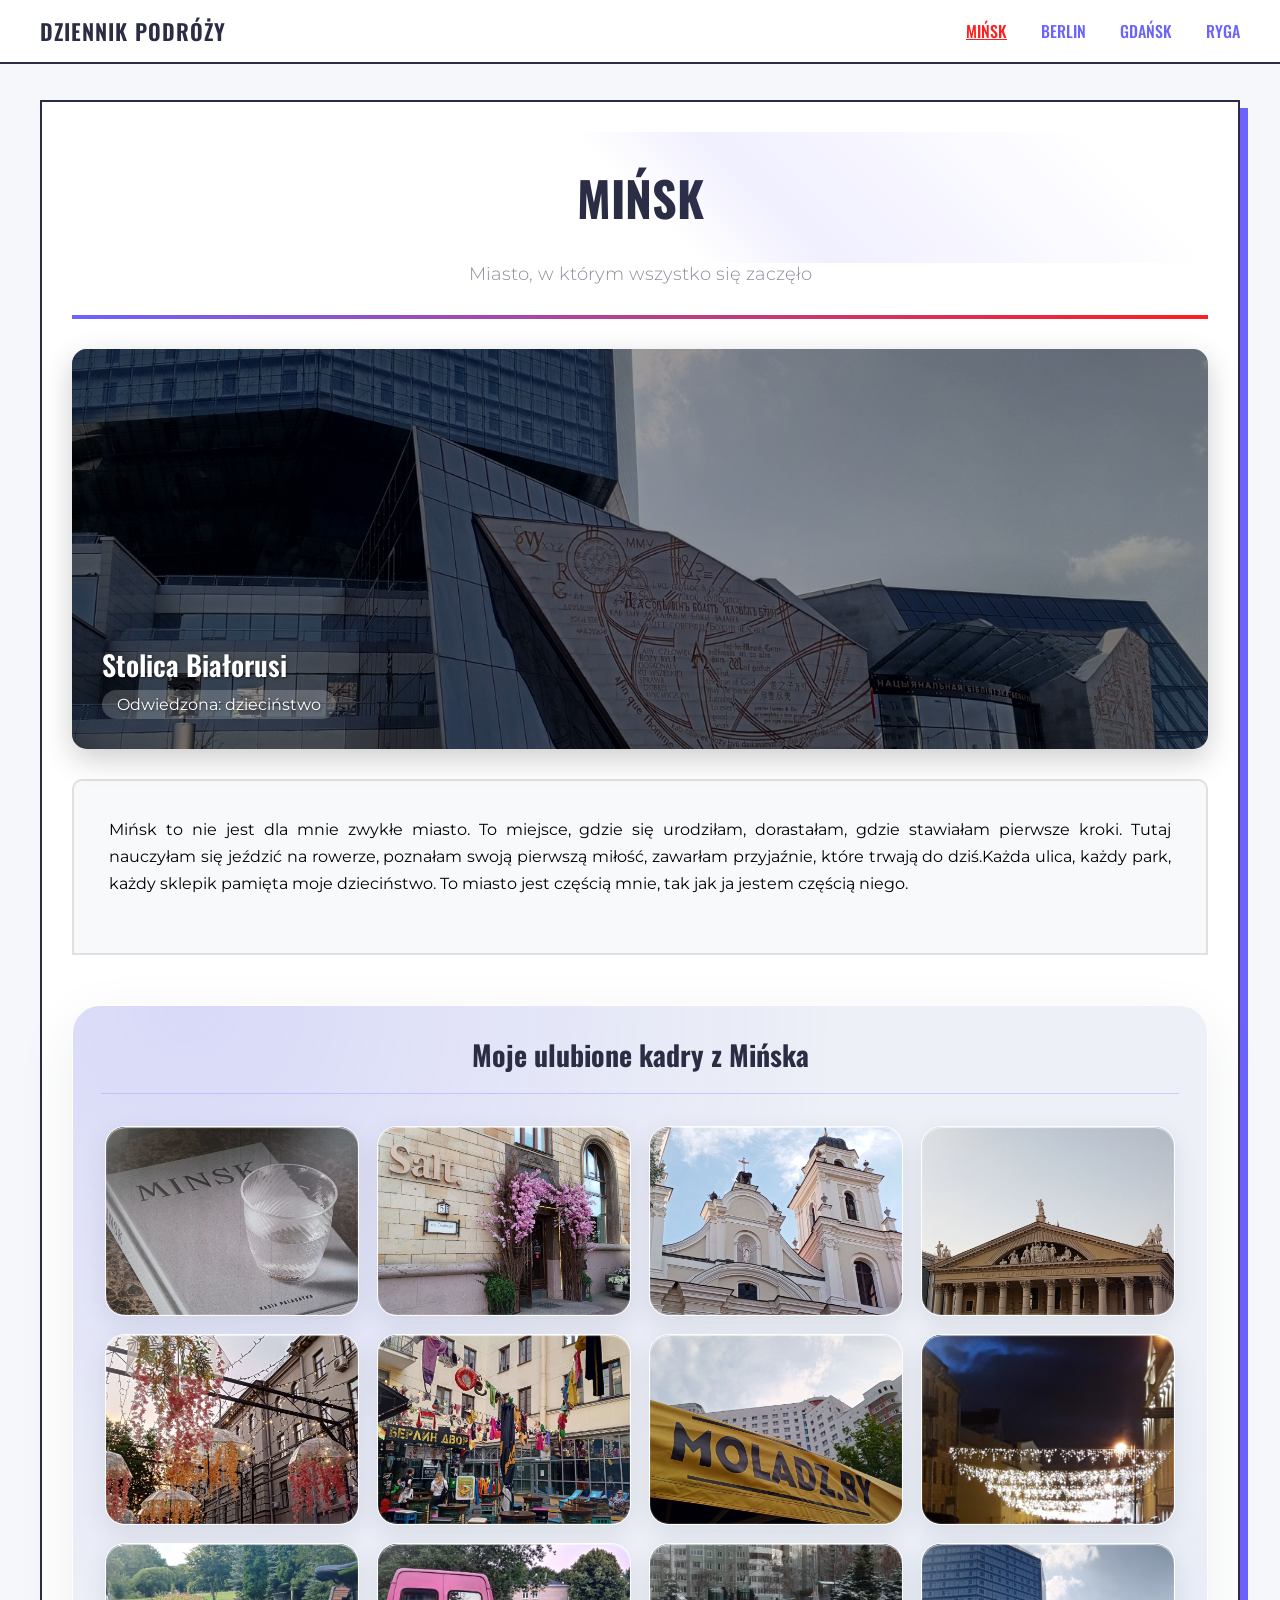
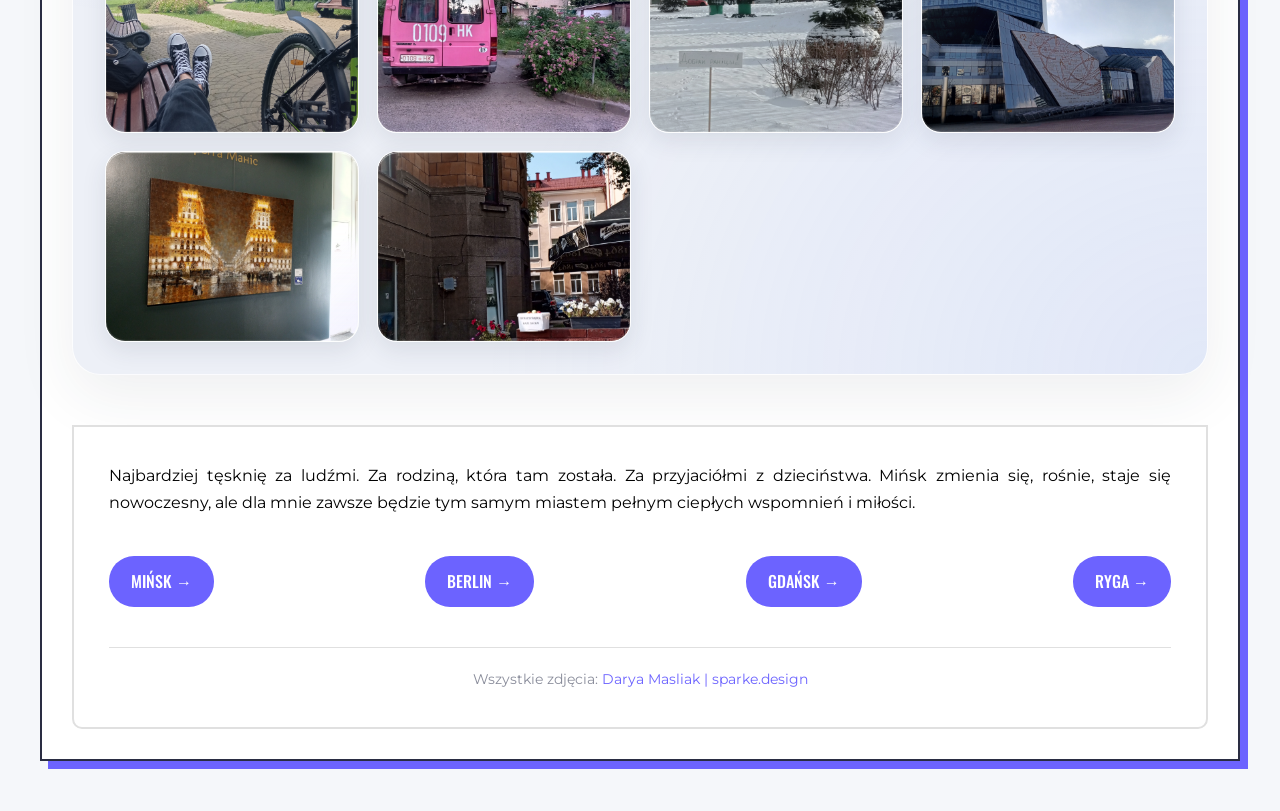
<file: old minsk.html>
<!doctype html>
<html lang="pl">
  <head>
    <meta charset="UTF-8" />
    <title>Mińsk | Dziennik Podróży</title>
    <link rel="stylesheet" href="style.css" />
    <link rel="preconnect" href="https://fonts.googleapis.com" />
    <link rel="preconnect" href="https://fonts.gstatic.com" crossorigin />
    <link
      href="https://fonts.googleapis.com/css2?family=Dancing+Script:wght@400..700&family=Oswald:wght@200..700&family=Oxygen:wght@300;400;700&family=Quicksand:wght@300..700&display=swap"
      rel="stylesheet"
    />
    <link rel="preconnect" href="https://fonts.googleapis.com" />
    <link rel="preconnect" href="https://fonts.gstatic.com" crossorigin />
    <link
      href="https://fonts.googleapis.com/css2?family=Dancing+Script:wght@400..700&family=Montserrat:ital,wght@0,100..900;1,100..900&family=Oswald:wght@200..700&family=Oxygen:wght@300;400;700&family=Quicksand:wght@300..700&display=swap"
      rel="stylesheet"
    />
  </head>
  <body>
    <div class="fixed-menu">
      <a href="index.html" class="logo">DZIENNIK PODRÓŻY</a>
      <div class="nav">
        <a href="minsk.html" class="active">MIŃSK</a>
        <a href="berlin.html">BERLIN</a>
        <a href="gdansk.html">GDAŃSK</a>
        <a href="ryga.html">RYGA</a>
      </div>
    </div>

    <div class="blok">
      <div class="tytul">
        <a
          href="https://pl.wikipedia.org/wiki/Mi%C5%84sk"
          class="tytul-text"
          target="_blank"
          >MIŃSK</a
        >
      </div>
      <div class="tytul-subtitle">Miasto, w którym wszystko się zaczęło</div>

      <div class="pasek"></div>

      <div class="miasto-hero">
        <div class="hero-image">
          <img src="images/minsk/12.jpg" alt="Mińsk" />
          <div class="overlay"></div>
          <div class="hero-content">
            <div class="hero-label">Stolica Białorusi</div>
            <div class="hero-tag">Odwiedzona: dzieciństwo</div>
          </div>
        </div>
      </div>

      <div class="bloktekstu1">
        <span class="akapit"
          >Mińsk to nie jest dla mnie zwykłe miasto. To miejsce, gdzie się
          urodziłam, dorastałam, gdzie stawiałam pierwsze kroki. Tutaj nauczyłam
          się jeździć na rowerze, poznałam swoją pierwszą miłość, zawarłam
          przyjaźnie, które trwają do dziś.Każda ulica, każdy park, każdy
          sklepik pamięta moje dzieciństwo. To miasto jest częścią mnie, tak jak
          ja jestem częścią niego.</span
        >
      </div>

      <div class="foto-tabela">
        <h2 class="foto-tytul">Moje ulubione kadry z Mińska</h2>

        <div class="foto-grid">
          <div class="foto-item">
            <img src="images/minsk/1.jpg" alt="Mińsk" />
          </div>
          <div class="foto-item">
            <img src="images/minsk/2.jpg" alt="Mińsk" />
          </div>
          <div class="foto-item">
            <img src="images/minsk/3.jpg" alt="Mińsk" />
          </div>
          <div class="foto-item">
            <img src="images/minsk/4.jpg" alt="Mińsk" />
          </div>
          <div class="foto-item">
            <img src="images/minsk/5.jpg" alt="Mińsk" />
          </div>
          <div class="foto-item">
            <img src="images/minsk/6.jpg" alt="Mińsk" />
          </div>
          <div class="foto-item">
            <img src="images/minsk/7.jpg" alt="Mińsk" />
          </div>
          <div class="foto-item">
            <img src="images/minsk/8.jpg" alt="Mińsk" />
          </div>
          <div class="foto-item">
            <img src="images/minsk/9.jpg" alt="Mińsk" />
          </div>
          <div class="foto-item">
            <img src="images/minsk/10.jpg" alt="Mińsk" />
          </div>
          <div class="foto-item">
            <img src="images/minsk/11.jpg" alt="Mińsk" />
          </div>
          <div class="foto-item">
            <img src="images/minsk/12.jpg" alt="Mińsk" />
          </div>
          <div class="foto-item">
            <img src="images/minsk/13.jpg" alt="Mińsk" />
          </div>
          <div class="foto-item">
            <img src="images/minsk/14.jpg" alt="Mińsk" />
          </div>
        </div>
      </div>

      <div class="bloktekstu2">
        <span class="akapit"
          >Najbardziej tęsknię za ludźmi. Za rodziną, która tam została. Za
          przyjaciółmi z dzieciństwa. Mińsk zmienia się, rośnie, staje się
          nowoczesny, ale dla mnie zawsze będzie tym samym miastem pełnym
          ciepłych wspomnień i miłości.</span
        >

        <div class="linki">
          <a href="minsk.html" class="city-link">MIŃSK &#8594;</a>
          <a href="berlin.html" class="city-link">BERLIN &#8594;</a>
          <a href="gdansk.html" class="city-link">GDAŃSK &#8594;</a>
          <a href="ryga.html" class="city-link">RYGA &#8594;</a>
        </div>

        <div class="zrodla">
          Wszystkie zdjęcia:
          <a href="https://www.behance.net/sparke_design" target="_blank"
            >Darya Masliak | sparke.design</a
          >
        </div>
      </div>
    </div>
  </body>
</html>
</file>
<file: style.css>
/* Chcę wyróżnić wszystkie elementy, aby nie pisać dla każdego trzech dodatkowych wierszy */
* {
  margin: 0;
  padding: 0;
  box-sizing: border-box;
}

body {
  width: 100%;
  max-width: 1200px;
  background-color: #f5f7fa;
  margin: auto;
  font-family: "Montserrat", sans-serif;
  padding-top: 80px;
}

.fixed-menu {
  position: fixed;
  top: 0;
  left: 0;
  width: 100%;
  background-color: rgba(255, 255, 255, 0.95);
  backdrop-filter: blur(10px);
  border-bottom: 2px solid #2a2d43;
  padding: 15px 40px;
  z-index: 1000;
  display: flex;
  justify-content: space-between;
  align-items: center;
}

.logo {
  font-family: "Oswald", sans-serif;
  font-size: 22px;
  font-weight: 600;
  color: #2a2d43;
  letter-spacing: 1px;
  text-decoration: none;
}

.nav a {
  margin-left: 30px;
  text-decoration: none;
  color: #6c63ff;
  font-family: "Oswald", sans-serif;
  font-weight: 500;
  font-size: 16px;
}

.nav a:hover {
  color: #ff1e1e;
  text-decoration: underline;
}

.nav a.active {
  color: #ff1e1e;
  text-decoration: underline;
}

.blok {
  width: 100%;
  background-color: #ffffff;
  padding: 30px;
  margin: auto;
  margin-top: 20px;
  margin-bottom: 50px;
  border: 2px solid #2a2d43;
  box-shadow: 8px 8px 0 #6c63ff;
  box-sizing: border-box;
}

.tytul {
  width: 100%;
  padding: 30px;
  text-align: center;
  font-size: 42px;
  font-family: "Oswald", sans-serif;
  font-weight: 700;
  box-sizing: border-box;
  position: relative;
  overflow: hidden;
}

.tytul::before {
  content: "";
  position: absolute;
  top: 0;
  left: 0;
  width: 100%;
  height: 100%;
  background: linear-gradient(
    45deg,
    transparent 50%,
    rgba(108, 99, 255, 0.1) 60%,
    transparent 90%
  );
  animation: shine 3s infinite;
}

@keyframes shine {
  0% {
    transform: translateX(-100%);
  }
  100% {
    transform: translateX(100%);
  }
}

.tytul-text {
  font-size: 48px;
  margin-bottom: 10px;
  color: #2a2d43;
  text-decoration: none;
}

.tytul-text:hover {
  color: #ff1e1e;
  text-decoration: underline;
}

.tytul-subtitle {
  font-size: 18px;
  color: #8a8d9b;
  font-family: "Montserrat", sans-serif;
  font-weight: 300;
  text-align: center;
}

.pasek {
  background: linear-gradient(45deg, #6c63ff, #ff1e1e);
  width: 100%;
  height: 4px;
  margin: 30px 0;
  box-sizing: border-box;
}

.miasta-grid {
  display: grid;
  grid-template-columns: repeat(4, 1fr);
  gap: 20px;
  margin-bottom: 40px;
}

.miasto {
  background-color: #2a2d43;
  color: white;
  padding: 25px;
  border-radius: 10px;
  transition: all 0.3s ease;
  background-size: cover;
  background-position: center;
  min-height: 200px;
  position: relative;
  overflow: hidden;
  border: 2px solid transparent;
  text-decoration: none;
  display: block;
}

.miasto:hover {
  transform: translateY(-10px);
  box-shadow: 0 15px 30px rgba(0, 0, 0, 0.2);
  border-color: #6c63ff;
}

.miasto.duzy {
  grid-column: span 2;
}

.miasto-nr {
  font-family: "Oswald", sans-serif;
  font-size: 14px;
  color: rgba(255, 255, 255, 0.7);
  margin-bottom: 10px;
}

.miasto-nazwa {
  font-family: "Oswald", sans-serif;
  font-size: 28px;
  font-weight: 600;
  margin-bottom: 5px;
}

.bloktekstu1 {
  background-color: #f8f9fa;
  font-size: 16px;
  font-family: "Montserrat", sans-serif;
  padding: 35px;
  box-sizing: border-box;
  border: 2px solid #e0e0e0;
  border-radius: 10px 10px 0 0;
  text-align: justify;
  line-height: 1.7;
  margin-bottom: 2px;
}

.bloktekstu2 {
  background-color: #ffffff;
  font-size: 16px;
  font-family: "Montserrat", sans-serif;
  padding: 35px;
  box-sizing: border-box;
  border: 2px solid #e0e0e0;
  border-radius: 0 0 10px 10px;
  text-align: justify;
  line-height: 1.7;
}

.akapit {
  display: block;
  margin-bottom: 20px;
}

.linki {
  display: flex;
  flex-wrap: wrap;
  gap: 15px;
  justify-content: space-between;
  margin: 40px 0;
}

.city-link {
  background-color: #6c63ff;
  color: white;
  padding: 10px 20px;
  text-decoration: none;
  border-radius: 25px;
  font-family: "Oswald", sans-serif;
  font-weight: 500;
  transition: all 0.3s ease;
  border: 2px solid transparent;
}

.city-link:hover {
  background-color: transparent;
  color: #6c63ff;
  border-color: #6c63ff;
  transform: scale(1.05);
}

.zrodla {
  margin-top: 30px;
  padding-top: 20px;
  border-top: 1px solid #e0e0e0;
  text-align: center;
  color: #8a8d9b;
  font-size: 14px;
}

.zrodla a {
  color: #6c63ff;
  text-decoration: none;
}

.zrodla a:hover {
  text-decoration: underline;
}

.miasto-hero {
  margin: 30px 0;
}

.hero-image {
  width: 100%;
  height: 400px;
  background-size: cover;
  background-position: center;
  border-radius: 15px;
  position: relative;
  overflow: hidden;
  box-shadow: 0 10px 30px rgba(0, 0, 0, 0.2);
}

.hero-image img {
  width: 100%;
  height: 100%;
  object-fit: cover;
}

.overlay {
  position: absolute;
  top: 0;
  left: 0;
  width: 100%;
  height: 100%;
  background-color: rgba(0, 0, 0, 0.4);
}

.hero-content {
  position: absolute;
  bottom: 30px;
  left: 30px;
  color: white;
  text-shadow: 1px 1px 3px rgba(0, 0, 0, 0.5);
}

.hero-label {
  font-family: "Oswald", sans-serif;
  font-size: 28px;
  font-weight: 600;
  margin-bottom: 5px;
}

.hero-tag {
  font-family: "Montserrat", sans-serif;
  font-size: 16px;
  background-color: rgba(255, 255, 255, 0.2);
  padding: 5px 15px;
  border-radius: 20px;
  display: inline-block;
}

.foto-tabela {
  margin: 50px 0;
  padding: 28px;
  border-radius: 28px;
  background:
    radial-gradient(
      ellipse at 10% 0%,
      rgba(108, 99, 255, 0.16),
      transparent 45%
    ),
    radial-gradient(
      ellipse at 100% 100%,
      rgba(173, 195, 255, 0.18),
      transparent 45%
    ),
    #edf0f7;
  border: 1px solid rgba(255, 255, 255, 0.9);
  box-shadow: 0 20px 60px rgba(42, 45, 67, 0.08);
}

.foto-tytul {
  font-family: "Oswald", sans-serif;
  color: #2a2d43;
  text-align: center;
  padding-bottom: 18px;
  border-bottom: 1px solid rgba(108, 99, 255, 0.25);
  font-size: 28px;
  margin-bottom: 28px;
}

.foto-grid {
  display: grid;
  grid-template-columns: repeat(4, minmax(0, 1fr));
  gap: 18px;
  padding: 4px;
  background: transparent;
  border-radius: 20px;
}

.foto-item {
  position: relative;
  isolation: isolate;
  overflow: hidden;
  aspect-ratio: 4 / 3;
  min-width: 0;
  border-radius: 20px;
  background: rgba(255, 255, 255, 0.25);
  border: 1px solid rgba(255, 255, 255, 0.85);
  box-shadow:
    0 8px 24px rgba(42, 45, 67, 0.1),
    inset 0 1px 1px rgba(255, 255, 255, 0.9);
  transition:
    transform 0.45s cubic-bezier(0.2, 0.8, 0.2, 1),
    box-shadow 0.45s ease,
    border-color 0.45s ease;
}

.foto-item::after {
  content: "";
  position: absolute;
  inset: 0;
  z-index: 1;
  pointer-events: none;
  border-radius: inherit;
  background: linear-gradient(
    135deg,
    rgba(255, 255, 255, 0.38) 0%,
    rgba(255, 255, 255, 0.08) 18%,
    transparent 42%,
    transparent 72%,
    rgba(108, 99, 255, 0.1) 100%
  );
  box-shadow:
    inset 0 1px 1px rgba(255, 255, 255, 0.85),
    inset 0 -1px 1px rgba(255, 255, 255, 0.2);
  opacity: 0.8;
  transition: opacity 0.4s ease;
}

.foto-item img {
  display: block;
  width: 100%;
  height: 100%;
  object-fit: cover;
  border: 0;
  transform: scale(1.01);
  transition: transform 0.7s cubic-bezier(0.2, 0.8, 0.2, 1);
}

.foto-item:hover {
  transform: translateY(-5px) scale(1.025);
  border-color: rgba(255, 255, 255, 1);
  box-shadow:
    0 18px 36px rgba(42, 45, 67, 0.16),
    0 0 24px rgba(108, 99, 255, 0.12),
    inset 0 1px 2px rgba(255, 255, 255, 1);
}

.foto-item:hover::after {
  opacity: 1;
}

.foto-item:hover img {
  transform: scale(1.08);
}

@media (max-width: 900px) {
  .foto-grid {
    grid-template-columns: repeat(3, minmax(0, 1fr));
    gap: 14px;
  }

  .foto-tabela {
    padding: 20px;
  }
}

@media (max-width: 600px) {
  .foto-grid {
    grid-template-columns: repeat(2, minmax(0, 1fr));
    gap: 12px;
  }

  .foto-tabela {
    padding: 14px;
    border-radius: 20px;
  }

  .foto-item {
    border-radius: 15px;
  }

  .foto-tytul {
    font-size: 24px;
  }
}

@media (prefers-reduced-motion: reduce) {
  .foto-item,
  .foto-item img,
  .foto-item::after {
    transition: none;
  }
}

.foto-opis {
  padding: 15px;
  font-family: "Montserrat", sans-serif;
  text-align: center;
  color: #2a2d43;
  font-size: 14px;
  background-color: #f8f9fa;
}

@media (max-width: 768px) {
  .fixed-menu {
    flex-direction: column;
    gap: 15px;
    padding: 10px;
  }

  .nav a {
    margin: 0 10px;
    font-size: 14px;
  }

  .blok {
    padding: 20px;
    margin: 10px;
    width: 100%;
    box-sizing: border-box;
  }

  .tytul-text {
    font-size: 32px;
  }

  .miasta-grid {
    grid-template-columns: repeat(2, 1fr);
  }

  .miasto.duzy {
    grid-column: span 2;
  }

  .hero-image {
    height: 250px;
  }

  .hero-content {
    left: 20px;
    bottom: 20px;
  }

  .hero-label {
    font-size: 22px;
  }

  .foto-grid {
    grid-template-columns: 1fr;
  }

  .linki {
    flex-direction: column;
    gap: 15px;
  }

  .city-link {
    text-align: center;
  }

  .foto-grid {
    grid-template-columns: repeat(3, 1fr);
  }
}

@media (max-width: 480px) {
  .miasta-grid {
    grid-template-columns: 1fr;
  }

  .miasto.duzy {
    grid-column: span 1;
  }

  .hero-image {
    height: 200px;
  }

  .foto-ramka {
    height: 180px;
  }

  .foto-tytul {
    font-size: 24px;
  }

  .linki {
    flex-direction: column;
    align-items: center;
  }

  .city-link {
    width: 100%;
    text-align: center;
  }

  .foto-grid {
    grid-template-columns: repeat(2, 1fr);
  }

  .foto-item img {
    height: 150px;
  }
}

.liquid-card {
  position: relative;
  overflow: hidden;
}

.liquid-card .liquid-canvas {
  position: absolute;
  inset: 0;
  width: 100%;
  height: 100%;
  display: block;
  z-index: 2;
  pointer-events: none;
  border-radius: inherit;
}

.liquid-card img {
  visibility: hidden;
}

.foto-grid.foto-grid--glass.is-webgpu-ready {
  display: block;
  position: relative;
  width: 100%;
  height: clamp(430px, 54vw, 620px);
  min-height: 430px;
  overflow: hidden;
  isolation: isolate;
}

.foto-grid.foto-grid--glass.is-webgpu-ready canvas {
  position: absolute;
  inset: 0;
  display: block;
  width: 100% !important;
  height: 100% !important;
  touch-action: none;
}

@media (max-width: 600px) {
  .foto-grid.foto-grid--glass.is-webgpu-ready {
    height: 460px;
    min-height: 460px;
  }
}
</file>
